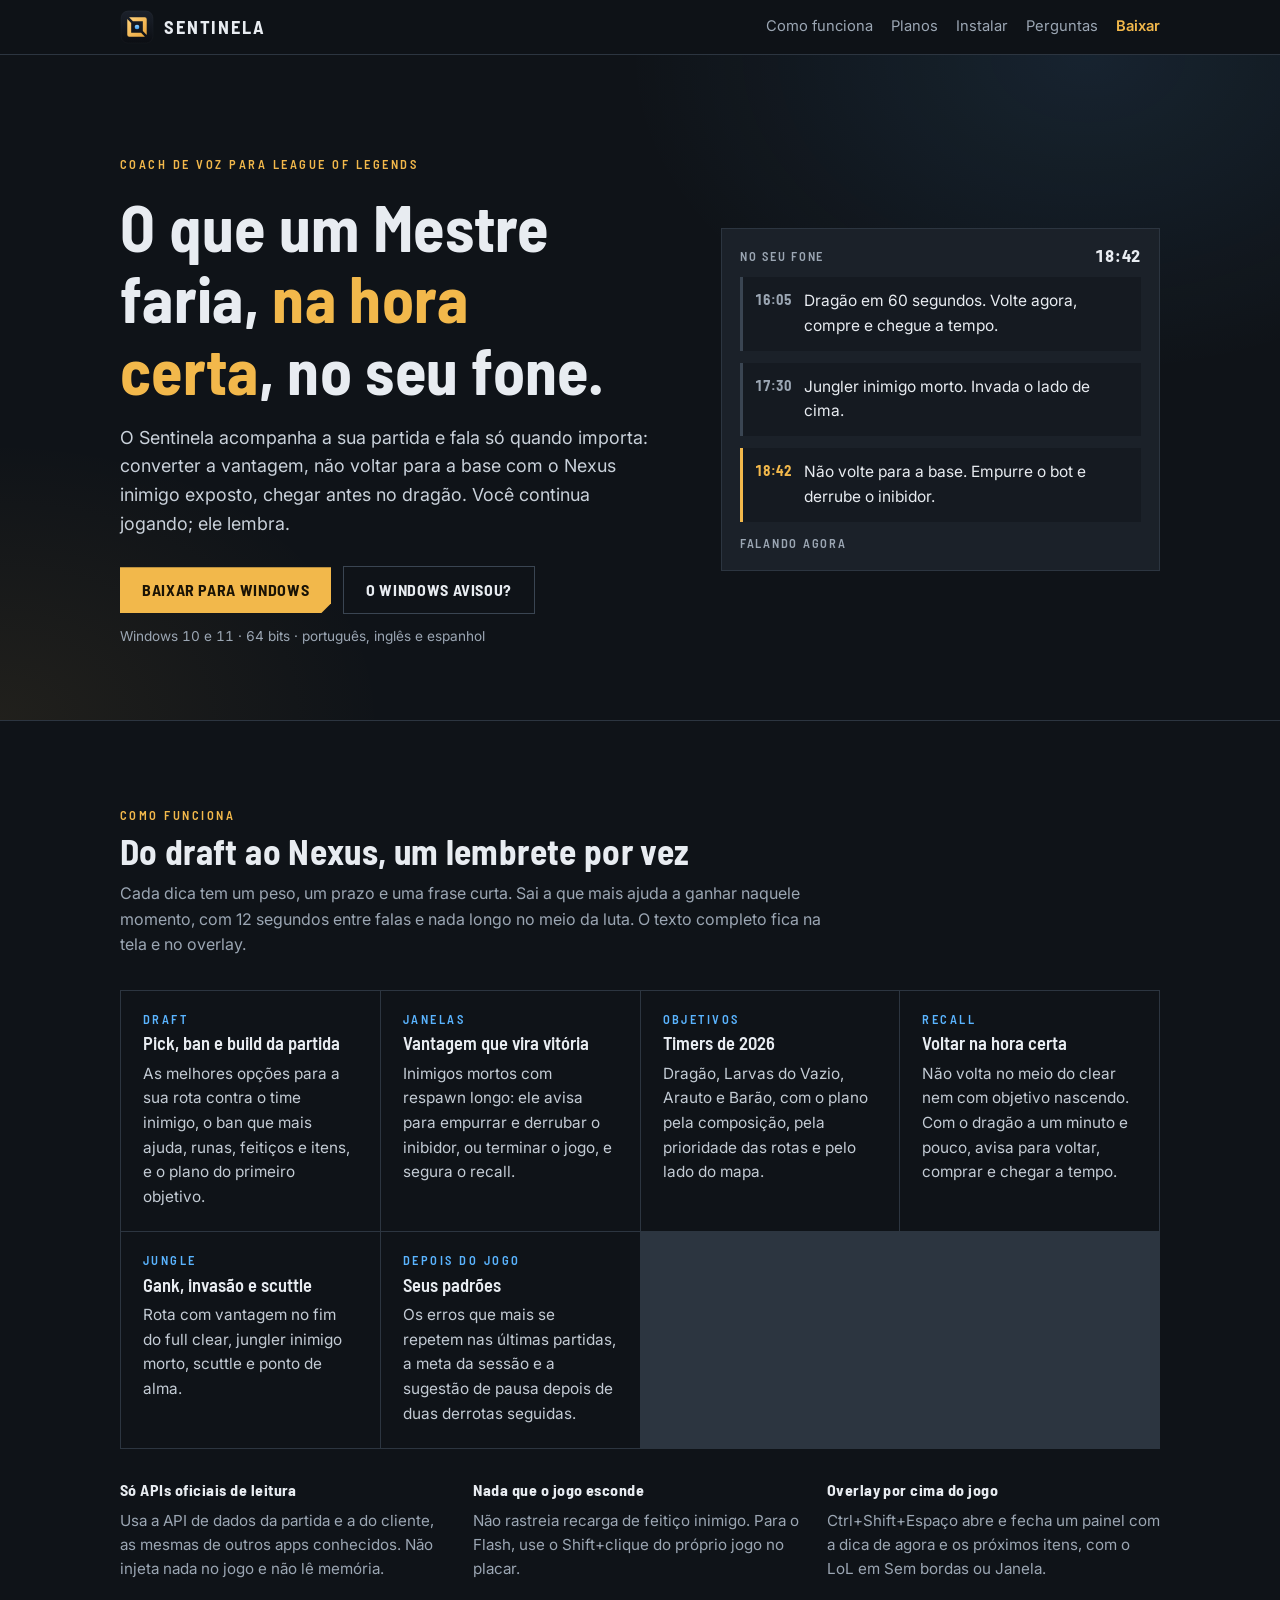
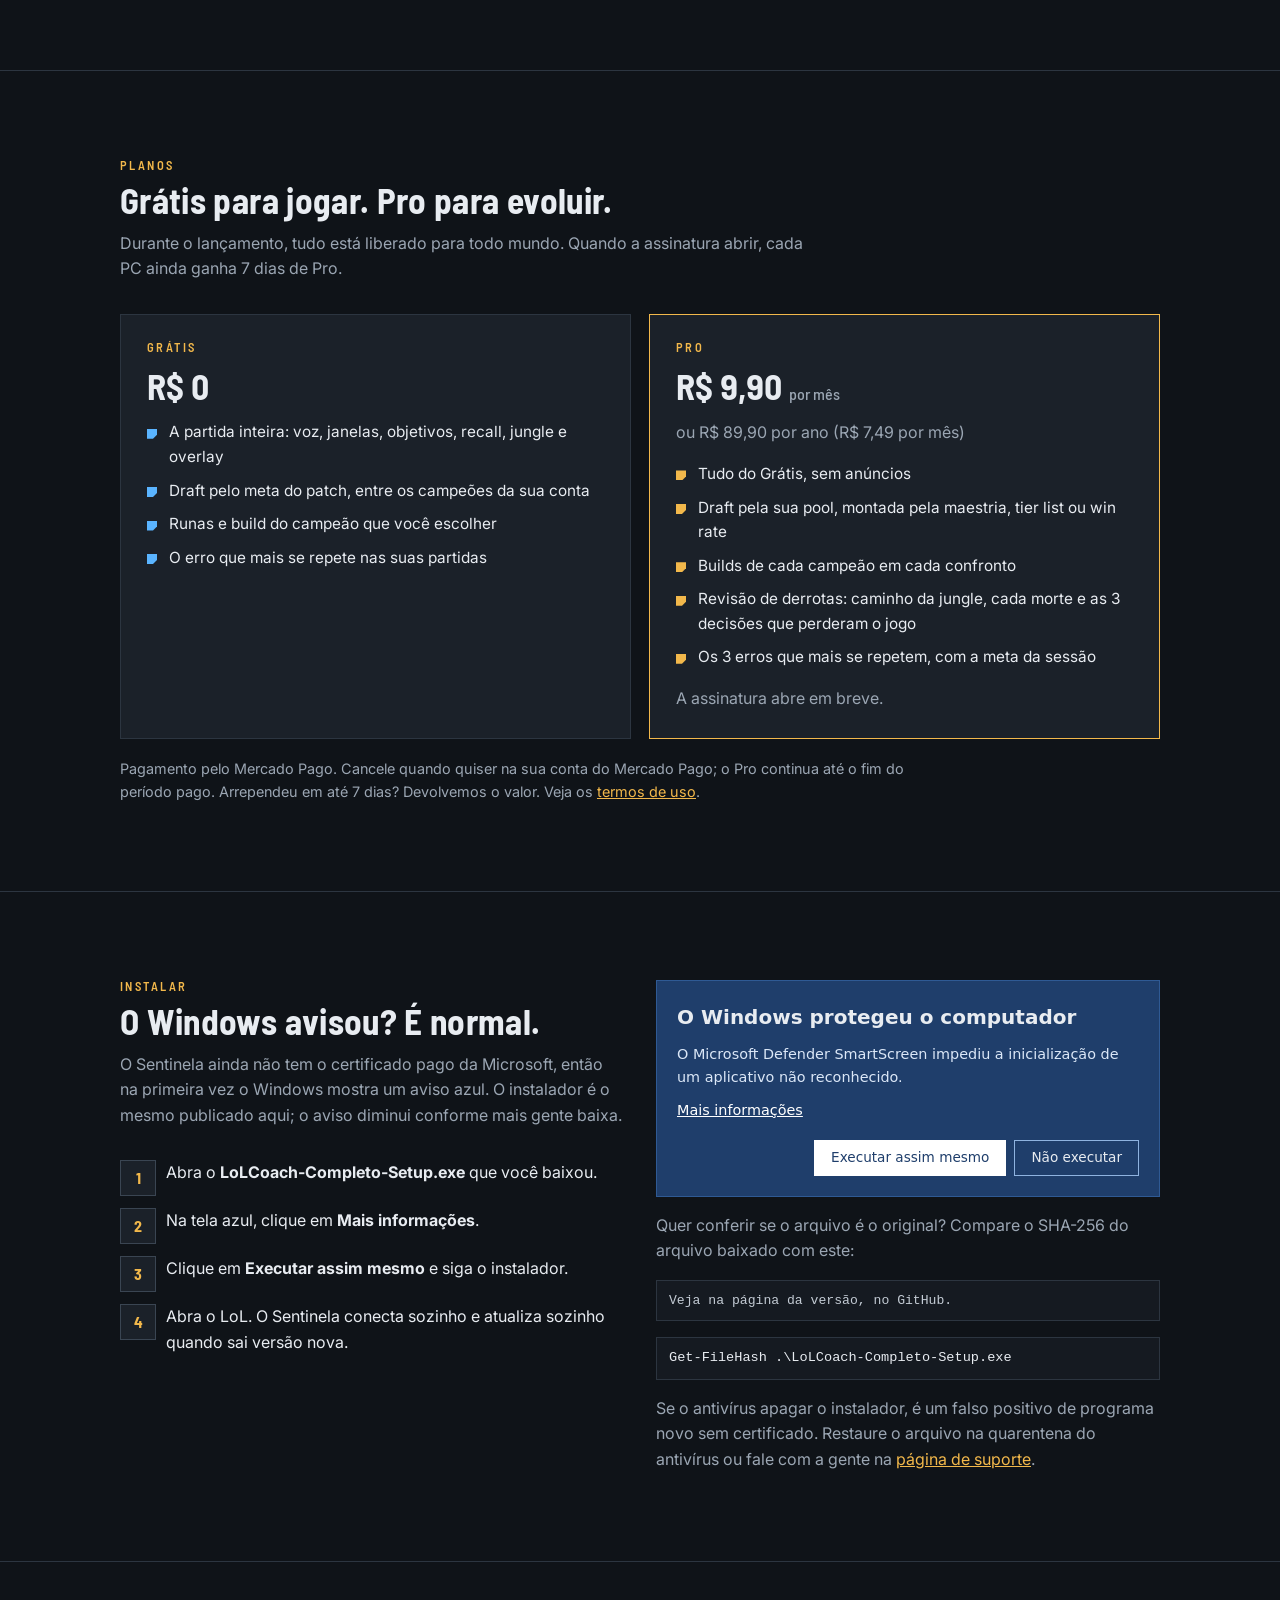
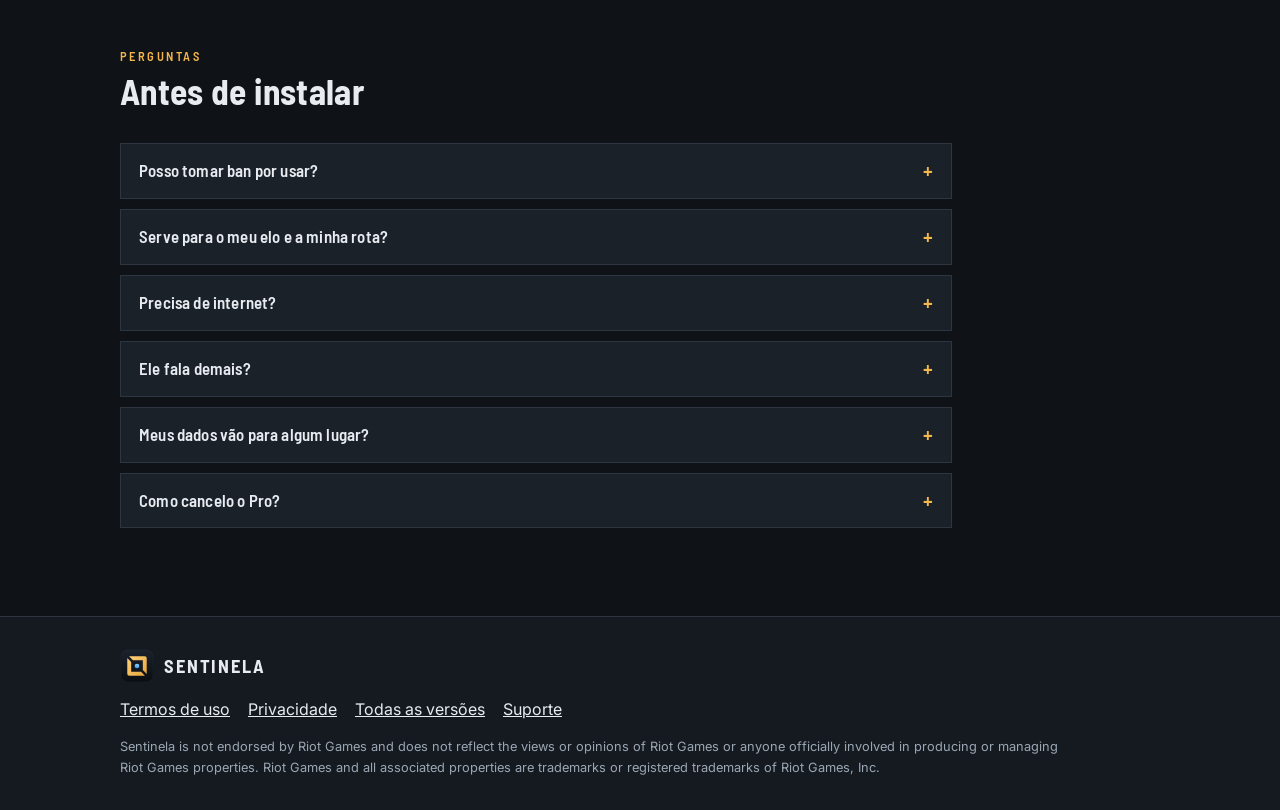
<file: docs/index.html>
<!doctype html>
<html lang="pt-BR">
<head>
<meta charset="utf-8">
<meta name="viewport" content="width=device-width, initial-scale=1, viewport-fit=cover">
<title>Sentinela · coach de voz para League of Legends</title>
<meta name="description" content="Coach de voz em tempo real para League of Legends: lembra no seu fone, na hora certa, o que um Mestre faria. Draft, objetivos, recall e janelas de vantagem. Grátis para Windows.">
<meta property="og:title" content="Sentinela · coach de voz para League of Legends">
<meta property="og:description" content="Lembra no seu fone, na hora certa, o que um Mestre faria.">
<link rel="icon" href="icone.svg" type="image/svg+xml">
<link rel="preconnect" href="https://fonts.googleapis.com">
<link rel="stylesheet" href="https://fonts.googleapis.com/css2?family=Barlow+Semi+Condensed:wght@500;600;700&family=Inter:wght@400;500;600&display=swap">
<link rel="stylesheet" href="estilo.css">
</head>
<body>

<header class="topo faixa">
  <div class="miolo">
    <a class="marca" href="#"><img src="icone.svg" alt=""><b>Sentinela</b></a>
    <nav aria-label="Seções">
      <a href="#como">Como funciona</a>
      <a href="#planos">Planos</a>
      <a href="#windows">Instalar</a>
      <a href="#perguntas">Perguntas</a>
      <a class="cta-curto" href="#baixar">Baixar</a>
    </nav>
  </div>
</header>

<main>
<section class="abertura faixa" id="baixar">
  <div class="miolo">
    <div>
      <span class="rotulo">Coach de voz para League of Legends</span>
      <h1>O que um Mestre faria, <em>na hora certa</em>, no seu fone.</h1>
      <p class="lead">O Sentinela acompanha a sua partida e fala só quando importa: converter a vantagem, não voltar para a base com o Nexus inimigo exposto, chegar antes no dragão. Você continua jogando; ele lembra.</p>
      <div class="acoes">
        <a class="botao" href="https://github.com/marcelote22/lol-coach-releases/releases/latest/download/LoLCoach-Completo-Setup.exe">Baixar para Windows</a>
        <a class="botao vazado" href="#windows">O Windows avisou?</a>
      </div>
      <p class="versao" id="versao">Windows 10 e 11 · 64 bits · português, inglês e espanhol</p>
    </div>

    <figure class="fone" aria-label="Exemplo de falas do coach durante uma partida">
      <div class="fone-topo"><span>No seu fone</span><span class="relogio">18:42</span></div>
      <div class="fala"><span class="t">16:05</span><p>Dragão em 60 segundos. Volte agora, compre e chegue a tempo.</p></div>
      <div class="fala"><span class="t">17:30</span><p>Jungler inimigo morto. Invada o lado de cima.</p></div>
      <div class="fala agora"><span class="t">18:42</span><p>Não volte para a base. Empurre o bot e derrube o inibidor.</p></div>
      <div class="fone-topo"><span>Falando agora</span><span class="onda" aria-hidden="true"><i></i><i></i><i></i><i></i><i></i></span></div>
    </figure>
  </div>
</section>

<section class="secao faixa" id="como">
  <div class="miolo">
    <div class="cab">
      <span class="rotulo">Como funciona</span>
      <h2>Do draft ao Nexus, um lembrete por vez</h2>
      <p>Cada dica tem um peso, um prazo e uma frase curta. Sai a que mais ajuda a ganhar naquele momento, com 12 segundos entre falas e nada longo no meio da luta. O texto completo fica na tela e no overlay.</p>
    </div>
    <div class="momentos">
      <article class="momento"><span class="rotulo">Draft</span><h3>Pick, ban e build da partida</h3><p>As melhores opções para a sua rota contra o time inimigo, o ban que mais ajuda, runas, feitiços e itens, e o plano do primeiro objetivo.</p></article>
      <article class="momento"><span class="rotulo">Janelas</span><h3>Vantagem que vira vitória</h3><p>Inimigos mortos com respawn longo: ele avisa para empurrar e derrubar o inibidor, ou terminar o jogo, e segura o recall.</p></article>
      <article class="momento"><span class="rotulo">Objetivos</span><h3>Timers de 2026</h3><p>Dragão, Larvas do Vazio, Arauto e Barão, com o plano pela composição, pela prioridade das rotas e pelo lado do mapa.</p></article>
      <article class="momento"><span class="rotulo">Recall</span><h3>Voltar na hora certa</h3><p>Não volta no meio do clear nem com objetivo nascendo. Com o dragão a um minuto e pouco, avisa para voltar, comprar e chegar a tempo.</p></article>
      <article class="momento"><span class="rotulo">Jungle</span><h3>Gank, invasão e scuttle</h3><p>Rota com vantagem no fim do full clear, jungler inimigo morto, scuttle e ponto de alma.</p></article>
      <article class="momento"><span class="rotulo">Depois do jogo</span><h3>Seus padrões</h3><p>Os erros que mais se repetem nas últimas partidas, a meta da sessão e a sugestão de pausa depois de duas derrotas seguidas.</p></article>
    </div>
    <div class="regra">
      <div><b>Só APIs oficiais de leitura</b><p>Usa a API de dados da partida e a do cliente, as mesmas de outros apps conhecidos. Não injeta nada no jogo e não lê memória.</p></div>
      <div><b>Nada que o jogo esconde</b><p>Não rastreia recarga de feitiço inimigo. Para o Flash, use o Shift+clique do próprio jogo no placar.</p></div>
      <div><b>Overlay por cima do jogo</b><p>Ctrl+Shift+Espaço abre e fecha um painel com a dica de agora e os próximos itens, com o LoL em Sem bordas ou Janela.</p></div>
    </div>
  </div>
</section>

<section class="secao faixa" id="planos">
  <div class="miolo">
    <div class="cab">
      <span class="rotulo">Planos</span>
      <h2>Grátis para jogar. Pro para evoluir.</h2>
      <p>Durante o lançamento, tudo está liberado para todo mundo. Quando a assinatura abrir, cada PC ainda ganha 7 dias de Pro.</p>
    </div>
    <div class="planos">
      <article class="plano">
        <span class="rotulo">Grátis</span>
        <p class="preco">R$ 0</p>
        <ul>
          <li>A partida inteira: voz, janelas, objetivos, recall, jungle e overlay</li>
          <li>Draft pelo meta do patch, entre os campeões da sua conta</li>
          <li>Runas e build do campeão que você escolher</li>
          <li>O erro que mais se repete nas suas partidas</li>
        </ul>
      </article>
      <article class="plano pro">
        <span class="rotulo">Pro</span>
        <p class="preco">R$ 9,90 <small>por mês</small></p>
        <p class="muted">ou R$ 89,90 por ano (R$ 7,49 por mês)</p>
        <ul>
          <li>Tudo do Grátis, sem anúncios</li>
          <li>Draft pela sua pool, montada pela maestria, tier list ou win rate</li>
          <li>Builds de cada campeão em cada confronto</li>
          <li>Revisão de derrotas: caminho da jungle, cada morte e as 3 decisões que perderam o jogo</li>
          <li>Os 3 erros que mais se repetem, com a meta da sessão</li>
        </ul>
        <p class="muted" id="assinar">A assinatura abre em breve.</p>
      </article>
    </div>
    <p class="nota-planos">Pagamento pelo Mercado Pago. Cancele quando quiser na sua conta do Mercado Pago; o Pro continua até o fim do período pago. Arrependeu em até 7 dias? Devolvemos o valor. Veja os <a href="termos.html">termos de uso</a>.</p>
  </div>
</section>

<section class="secao faixa" id="windows">
  <div class="miolo windows">
    <div>
      <div class="cab">
        <span class="rotulo">Instalar</span>
        <h2>O Windows avisou? É normal.</h2>
        <p>O Sentinela ainda não tem o certificado pago da Microsoft, então na primeira vez o Windows mostra um aviso azul. O instalador é o mesmo publicado aqui; o aviso diminui conforme mais gente baixa.</p>
      </div>
      <ol class="passos">
        <li><p>Abra o <b>LoLCoach-Completo-Setup.exe</b> que você baixou.</p></li>
        <li><p>Na tela azul, clique em <b>Mais informações</b>.</p></li>
        <li><p>Clique em <b>Executar assim mesmo</b> e siga o instalador.</p></li>
        <li><p>Abra o LoL. O Sentinela conecta sozinho e atualiza sozinho quando sai versão nova.</p></li>
      </ol>
    </div>
    <div style="display:grid;gap:16px;min-width:0">
      <div class="smart" aria-hidden="true">
        <b>O Windows protegeu o computador</b>
        <p>O Microsoft Defender SmartScreen impediu a inicialização de um aplicativo não reconhecido.</p>
        <span class="link">Mais informações</span>
        <div class="bts"><span class="ok">Executar assim mesmo</span><span>Não executar</span></div>
      </div>
      <p class="muted">Quer conferir se o arquivo é o original? Compare o SHA-256 do arquivo baixado com este:</p>
      <div class="hash" id="hash">Carregando o da versão atual…</div>
      <pre class="cmd">Get-FileHash .\LoLCoach-Completo-Setup.exe</pre>
      <p class="muted">Se o antivírus apagar o instalador, é um falso positivo de programa novo sem certificado. Restaure o arquivo na quarentena do antivírus ou fale com a gente na <a href="https://github.com/marcelote22/lol-coach-releases/issues">página de suporte</a>.</p>
    </div>
  </div>
</section>

<section class="secao faixa" id="perguntas">
  <div class="miolo">
    <div class="cab"><span class="rotulo">Perguntas</span><h2>Antes de instalar</h2></div>
    <div class="perguntas">
      <details><summary>Posso tomar ban por usar?</summary><p>O Sentinela foi feito para seguir a política da Riot para apps de terceiros: lê só as APIs oficiais de leitura (dados da partida e cliente), não mexe no jogo, não lê memória, não conversa com o Vanguard e não mostra nada que o jogo esconde, como a recarga do Flash inimigo.</p></details>
      <details><summary>Serve para o meu elo e a minha rota?</summary><p>Sim. Ele lê o seu rank no cliente e cobra as metas do próximo elo, não as de Mestre. Funciona em qualquer rota e com qualquer campeão.</p></details>
      <details><summary>Precisa de internet?</summary><p>Para baixar as builds do patch, sim. A voz tem uma versão local que entra sozinha quando a internet cai.</p></details>
      <details><summary>Ele fala demais?</summary><p>Não. Sai só a dica de mais valor naquele momento, com 12 segundos entre falas e nada longo durante a luta. O volume fica na barra do topo do app.</p></details>
      <details><summary>Meus dados vão para algum lugar?</summary><p>As suas partidas ficam no seu PC. Veja na <a href="privacidade.html">política de privacidade</a> o que sai do PC, para onde e por quê.</p></details>
      <details><summary>Como cancelo o Pro?</summary><p>Na sua conta do Mercado Pago, em Assinaturas. O Pro continua até o fim do período já pago e não há nova cobrança.</p></details>
    </div>
  </div>
</section>
</main>

<footer class="rodape faixa">
  <div class="miolo">
    <a class="marca" href="#"><img src="icone.svg" alt=""><b>Sentinela</b></a>
    <nav aria-label="Rodapé"><a href="termos.html">Termos de uso</a><a href="privacidade.html">Privacidade</a><a href="https://github.com/marcelote22/lol-coach-releases/releases">Todas as versões</a><a href="https://github.com/marcelote22/lol-coach-releases/issues">Suporte</a></nav>
    <p class="legal">Sentinela is not endorsed by Riot Games and does not reflect the views or opinions of Riot Games or anyone officially involved in producing or managing Riot Games properties. Riot Games and all associated properties are trademarks or registered trademarks of Riot Games, Inc.</p>
  </div>
</footer>

<script src="site.js"></script>
</body>
</html>
</file>
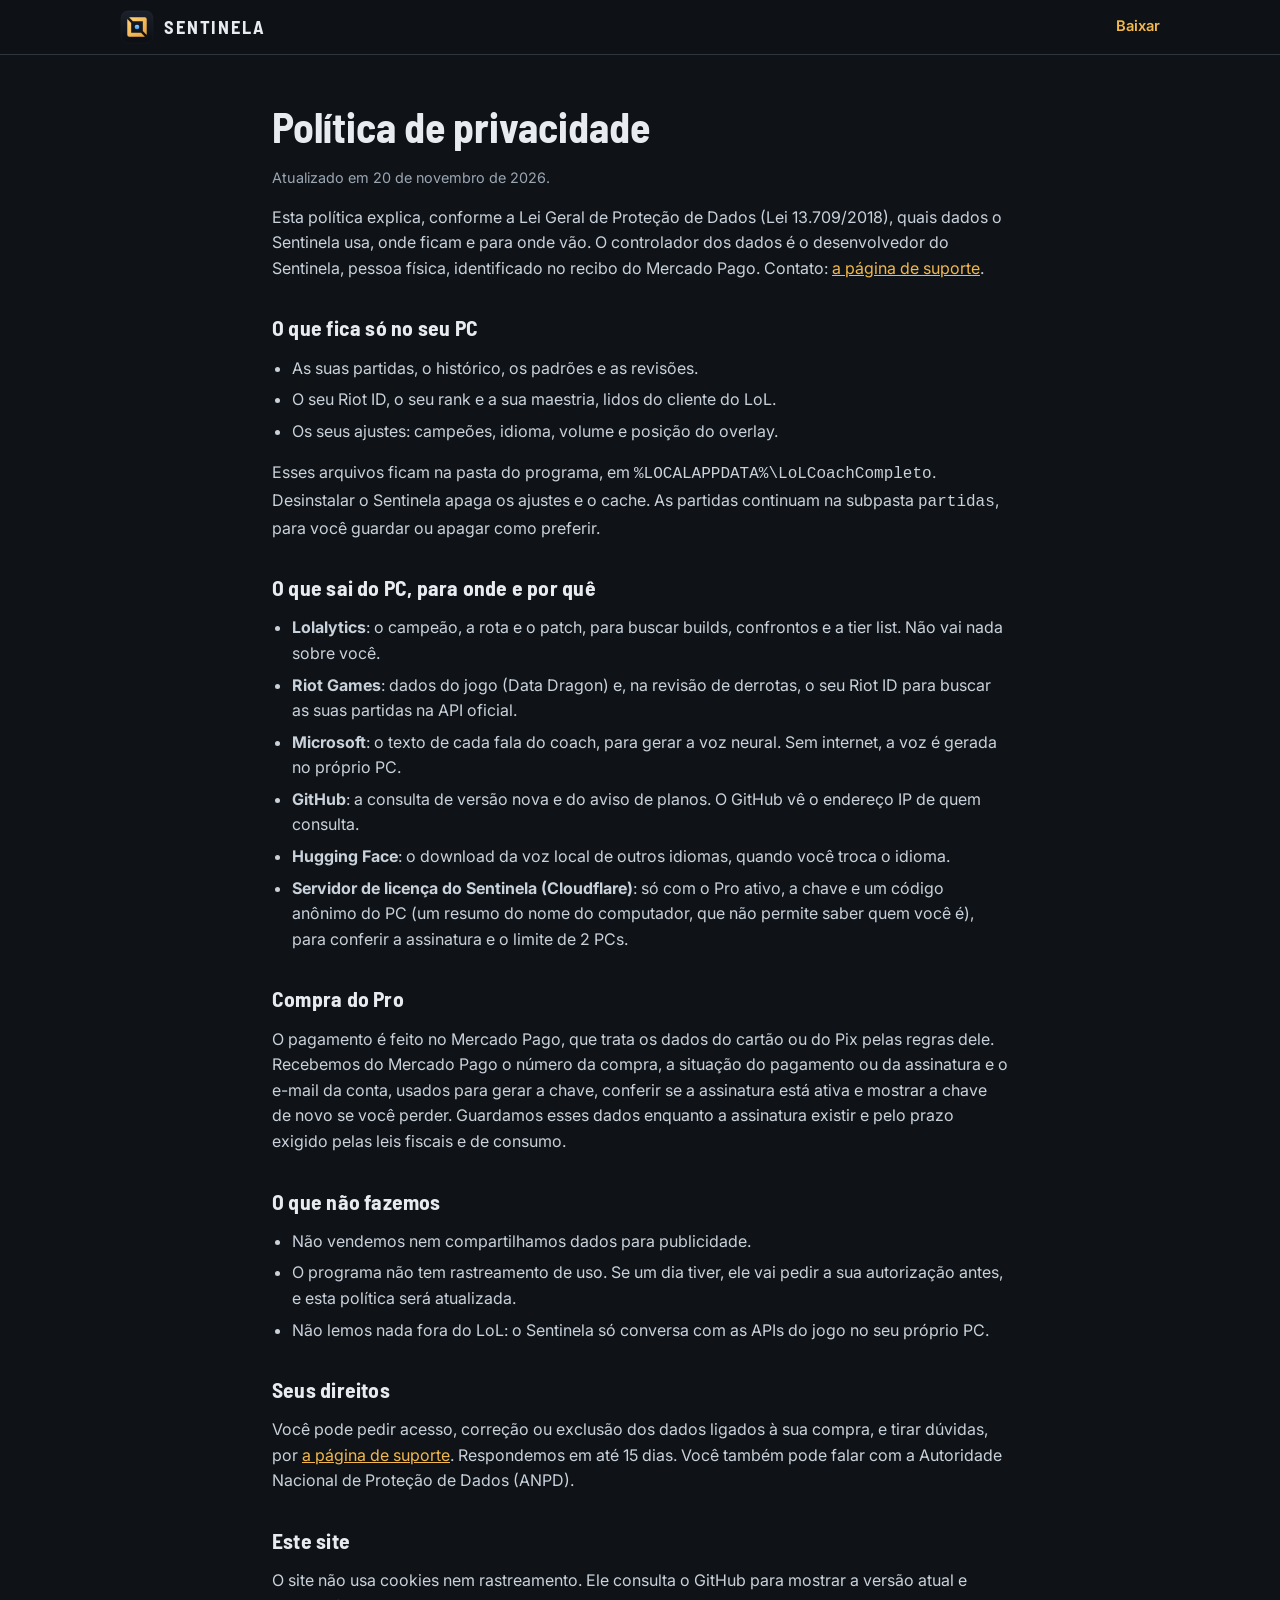
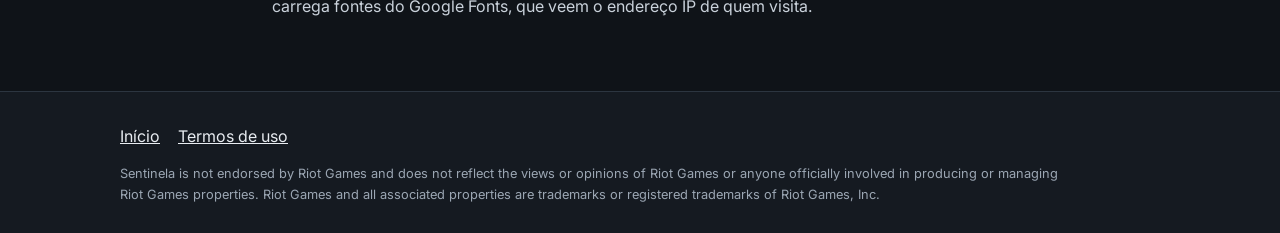
<file: docs/privacidade.html>
<!doctype html>
<html lang="pt-BR">
<head>
<meta charset="utf-8">
<meta name="viewport" content="width=device-width, initial-scale=1, viewport-fit=cover">
<title>Privacidade · Sentinela</title>
<link rel="icon" href="icone.svg" type="image/svg+xml">
<link rel="stylesheet" href="https://fonts.googleapis.com/css2?family=Barlow+Semi+Condensed:wght@500;600;700&family=Inter:wght@400;500;600&display=swap">
<link rel="stylesheet" href="estilo.css">
</head>
<body>
<header class="topo faixa"><div class="miolo"><a class="marca" href="index.html"><img src="icone.svg" alt=""><b>Sentinela</b></a><nav aria-label="Seções"><a class="cta-curto" href="index.html#baixar">Baixar</a></nav></div></header>
<main class="faixa">
<article class="doc">
  <h1>Política de privacidade</h1>
  <p class="atualizado">Atualizado em 20 de novembro de 2026.</p>
  <p>Esta política explica, conforme a Lei Geral de Proteção de Dados (Lei 13.709/2018), quais dados o Sentinela usa, onde ficam e para onde vão. O controlador dos dados é o desenvolvedor do Sentinela, pessoa física, identificado no recibo do Mercado Pago. Contato: <a href="https://github.com/marcelote22/lol-coach-releases/issues">a página de suporte</a>.</p>

  <h2>O que fica só no seu PC</h2>
  <ul>
    <li>As suas partidas, o histórico, os padrões e as revisões.</li>
    <li>O seu Riot ID, o seu rank e a sua maestria, lidos do cliente do LoL.</li>
    <li>Os seus ajustes: campeões, idioma, volume e posição do overlay.</li>
  </ul>
  <p>Esses arquivos ficam na pasta do programa, em <code>%LOCALAPPDATA%\LoLCoachCompleto</code>. Desinstalar o Sentinela apaga os ajustes e o cache. As partidas continuam na subpasta <code>partidas</code>, para você guardar ou apagar como preferir.</p>

  <h2>O que sai do PC, para onde e por quê</h2>
  <ul>
    <li><b>Lolalytics</b>: o campeão, a rota e o patch, para buscar builds, confrontos e a tier list. Não vai nada sobre você.</li>
    <li><b>Riot Games</b>: dados do jogo (Data Dragon) e, na revisão de derrotas, o seu Riot ID para buscar as suas partidas na API oficial.</li>
    <li><b>Microsoft</b>: o texto de cada fala do coach, para gerar a voz neural. Sem internet, a voz é gerada no próprio PC.</li>
    <li><b>GitHub</b>: a consulta de versão nova e do aviso de planos. O GitHub vê o endereço IP de quem consulta.</li>
    <li><b>Hugging Face</b>: o download da voz local de outros idiomas, quando você troca o idioma.</li>
    <li><b>Servidor de licença do Sentinela (Cloudflare)</b>: só com o Pro ativo, a chave e um código anônimo do PC (um resumo do nome do computador, que não permite saber quem você é), para conferir a assinatura e o limite de 2 PCs.</li>
  </ul>

  <h2>Compra do Pro</h2>
  <p>O pagamento é feito no Mercado Pago, que trata os dados do cartão ou do Pix pelas regras dele. Recebemos do Mercado Pago o número da compra, a situação do pagamento ou da assinatura e o e-mail da conta, usados para gerar a chave, conferir se a assinatura está ativa e mostrar a chave de novo se você perder. Guardamos esses dados enquanto a assinatura existir e pelo prazo exigido pelas leis fiscais e de consumo.</p>

  <h2>O que não fazemos</h2>
  <ul>
    <li>Não vendemos nem compartilhamos dados para publicidade.</li>
    <li>O programa não tem rastreamento de uso. Se um dia tiver, ele vai pedir a sua autorização antes, e esta política será atualizada.</li>
    <li>Não lemos nada fora do LoL: o Sentinela só conversa com as APIs do jogo no seu próprio PC.</li>
  </ul>

  <h2>Seus direitos</h2>
  <p>Você pode pedir acesso, correção ou exclusão dos dados ligados à sua compra, e tirar dúvidas, por <a href="https://github.com/marcelote22/lol-coach-releases/issues">a página de suporte</a>. Respondemos em até 15 dias. Você também pode falar com a Autoridade Nacional de Proteção de Dados (ANPD).</p>

  <h2>Este site</h2>
  <p>O site não usa cookies nem rastreamento. Ele consulta o GitHub para mostrar a versão atual e carrega fontes do Google Fonts, que veem o endereço IP de quem visita.</p>
</article>
</main>
<footer class="rodape faixa"><div class="miolo"><nav aria-label="Rodapé"><a href="index.html">Início</a><a href="termos.html">Termos de uso</a></nav><p class="legal">Sentinela is not endorsed by Riot Games and does not reflect the views or opinions of Riot Games or anyone officially involved in producing or managing Riot Games properties. Riot Games and all associated properties are trademarks or registered trademarks of Riot Games, Inc.</p></div></footer>
</body>
</html>
</file>
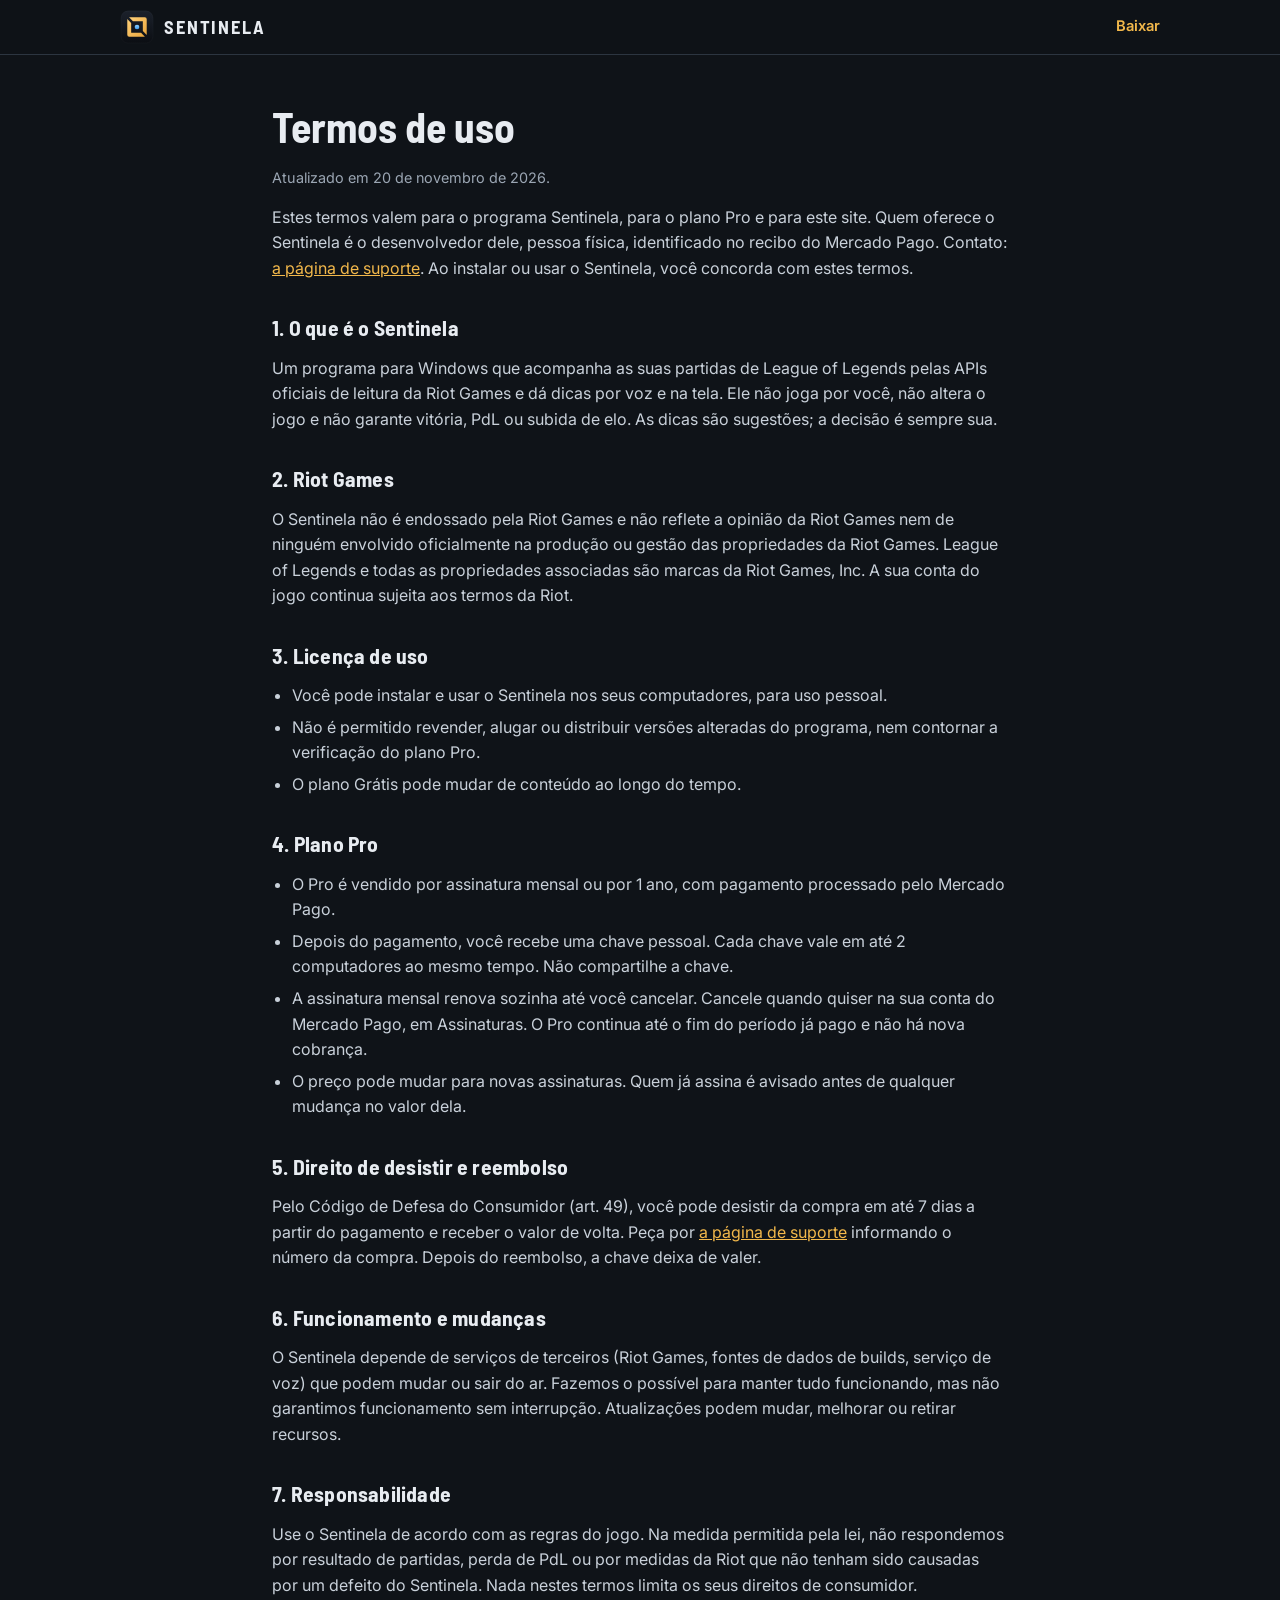
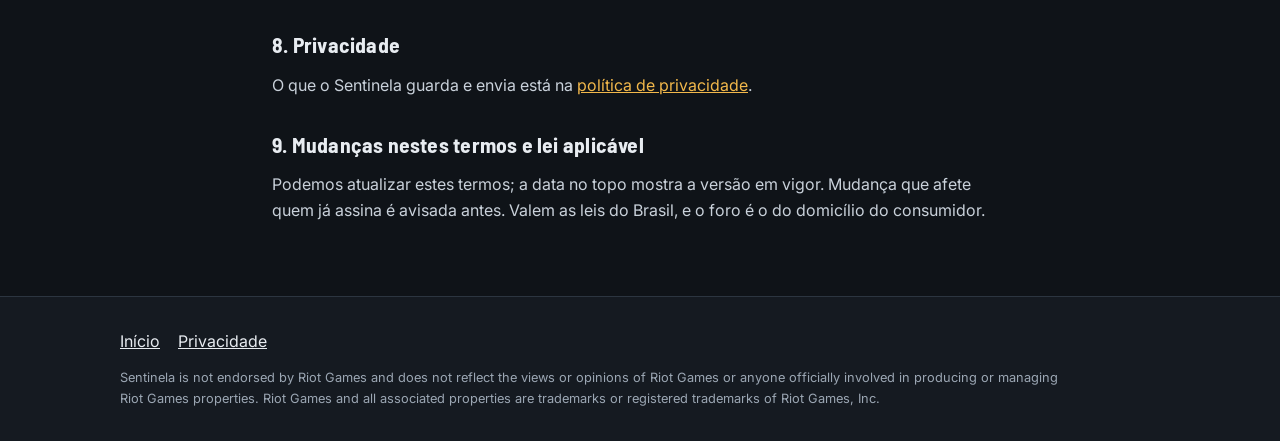
<file: docs/termos.html>
<!doctype html>
<html lang="pt-BR">
<head>
<meta charset="utf-8">
<meta name="viewport" content="width=device-width, initial-scale=1, viewport-fit=cover">
<title>Termos de uso · Sentinela</title>
<link rel="icon" href="icone.svg" type="image/svg+xml">
<link rel="stylesheet" href="https://fonts.googleapis.com/css2?family=Barlow+Semi+Condensed:wght@500;600;700&family=Inter:wght@400;500;600&display=swap">
<link rel="stylesheet" href="estilo.css">
</head>
<body>
<header class="topo faixa"><div class="miolo"><a class="marca" href="index.html"><img src="icone.svg" alt=""><b>Sentinela</b></a><nav aria-label="Seções"><a class="cta-curto" href="index.html#baixar">Baixar</a></nav></div></header>
<main class="faixa">
<article class="doc">
  <h1>Termos de uso</h1>
  <p class="atualizado">Atualizado em 20 de novembro de 2026.</p>
  <p>Estes termos valem para o programa Sentinela, para o plano Pro e para este site. Quem oferece o Sentinela é o desenvolvedor dele, pessoa física, identificado no recibo do Mercado Pago. Contato: <a href="https://github.com/marcelote22/lol-coach-releases/issues">a página de suporte</a>. Ao instalar ou usar o Sentinela, você concorda com estes termos.</p>

  <h2>1. O que é o Sentinela</h2>
  <p>Um programa para Windows que acompanha as suas partidas de League of Legends pelas APIs oficiais de leitura da Riot Games e dá dicas por voz e na tela. Ele não joga por você, não altera o jogo e não garante vitória, PdL ou subida de elo. As dicas são sugestões; a decisão é sempre sua.</p>

  <h2>2. Riot Games</h2>
  <p>O Sentinela não é endossado pela Riot Games e não reflete a opinião da Riot Games nem de ninguém envolvido oficialmente na produção ou gestão das propriedades da Riot Games. League of Legends e todas as propriedades associadas são marcas da Riot Games, Inc. A sua conta do jogo continua sujeita aos termos da Riot.</p>

  <h2>3. Licença de uso</h2>
  <ul>
    <li>Você pode instalar e usar o Sentinela nos seus computadores, para uso pessoal.</li>
    <li>Não é permitido revender, alugar ou distribuir versões alteradas do programa, nem contornar a verificação do plano Pro.</li>
    <li>O plano Grátis pode mudar de conteúdo ao longo do tempo.</li>
  </ul>

  <h2>4. Plano Pro</h2>
  <ul>
    <li>O Pro é vendido por assinatura mensal ou por 1 ano, com pagamento processado pelo Mercado Pago.</li>
    <li>Depois do pagamento, você recebe uma chave pessoal. Cada chave vale em até 2 computadores ao mesmo tempo. Não compartilhe a chave.</li>
    <li>A assinatura mensal renova sozinha até você cancelar. Cancele quando quiser na sua conta do Mercado Pago, em Assinaturas. O Pro continua até o fim do período já pago e não há nova cobrança.</li>
    <li>O preço pode mudar para novas assinaturas. Quem já assina é avisado antes de qualquer mudança no valor dela.</li>
  </ul>

  <h2>5. Direito de desistir e reembolso</h2>
  <p>Pelo Código de Defesa do Consumidor (art. 49), você pode desistir da compra em até 7 dias a partir do pagamento e receber o valor de volta. Peça por <a href="https://github.com/marcelote22/lol-coach-releases/issues">a página de suporte</a> informando o número da compra. Depois do reembolso, a chave deixa de valer.</p>

  <h2>6. Funcionamento e mudanças</h2>
  <p>O Sentinela depende de serviços de terceiros (Riot Games, fontes de dados de builds, serviço de voz) que podem mudar ou sair do ar. Fazemos o possível para manter tudo funcionando, mas não garantimos funcionamento sem interrupção. Atualizações podem mudar, melhorar ou retirar recursos.</p>

  <h2>7. Responsabilidade</h2>
  <p>Use o Sentinela de acordo com as regras do jogo. Na medida permitida pela lei, não respondemos por resultado de partidas, perda de PdL ou por medidas da Riot que não tenham sido causadas por um defeito do Sentinela. Nada nestes termos limita os seus direitos de consumidor.</p>

  <h2>8. Privacidade</h2>
  <p>O que o Sentinela guarda e envia está na <a href="privacidade.html">política de privacidade</a>.</p>

  <h2>9. Mudanças nestes termos e lei aplicável</h2>
  <p>Podemos atualizar estes termos; a data no topo mostra a versão em vigor. Mudança que afete quem já assina é avisada antes. Valem as leis do Brasil, e o foro é o do domicílio do consumidor.</p>
</article>
</main>
<footer class="rodape faixa"><div class="miolo"><nav aria-label="Rodapé"><a href="index.html">Início</a><a href="privacidade.html">Privacidade</a></nav><p class="legal">Sentinela is not endorsed by Riot Games and does not reflect the views or opinions of Riot Games or anyone officially involved in producing or managing Riot Games properties. Riot Games and all associated properties are trademarks or registered trademarks of Riot Games, Inc.</p></div></footer>
</body>
</html>
</file>
<file: docs/estilo.css>
/* Site do Sentinela: a mesma identidade do app. Grafite, ouro (a voz do coach) e azul (voce e o seu time).
   Layout: uma coluna estreita de leitura; a abertura mostra a fala do coach como ela chega no fone. */
:root {
  --bg: #0f1318; --bg2: #151a21; --card: #1b2129; --line: #2c3540; --line2: #3a4552;
  --fg: #e8ecf1; --muted: #9ba6b3; --gold: #f2b84b; --gold-claro: #ffd37f; --gold-tinta: #1a1305;
  --azul: #5ab4ff; --verde: #5fd08f; --vermelho: #ff7b72;
  --display: "Bahnschrift", "Barlow Semi Condensed", "Segoe UI", system-ui, sans-serif;
  --texto: "Segoe UI", "Inter", system-ui, sans-serif;
  color-scheme: dark;
}
* { box-sizing: border-box; }
html { scroll-behavior: smooth; }
section[id] { scroll-margin-top: 64px; }
body { margin: 0; background: var(--bg); color: var(--fg); font: 16px/1.6 var(--texto); }
a { color: var(--gold); }
a:focus-visible, button:focus-visible { outline: 2px solid var(--azul); outline-offset: 3px; }
.faixa { padding-inline: max(16px, env(safe-area-inset-left, 0px)) max(16px, env(safe-area-inset-right, 0px)); }
.miolo { max-width: 1040px; margin: 0 auto; }
h1, h2, h3 { font-family: var(--display); line-height: 1.12; text-wrap: balance; margin: 0; }
h2 { font-size: clamp(1.6rem, 3.2vw, 2.2rem); font-weight: 700; letter-spacing: .01em; }
h3 { font-size: 1.15rem; font-weight: 600; }
p { margin: 0; }
.rotulo { font: 600 .78rem/1 var(--display); letter-spacing: .2em; text-transform: uppercase; color: var(--gold); }
.muted { color: var(--muted); }

/* topo */
.topo { position: sticky; top: env(safe-area-inset-top, 0px); z-index: 5; background: rgba(15, 19, 24, .92); backdrop-filter: blur(8px); border-bottom: 1px solid var(--line); }
body::before { content: ""; position: fixed; inset: 0 0 auto; height: env(safe-area-inset-top, 0px); z-index: 10; background: var(--bg); }
.topo .miolo { display: flex; align-items: center; gap: 16px; padding-block: 10px; }
.marca { display: flex; align-items: center; gap: 10px; color: var(--fg); text-decoration: none; }
.marca img { width: 34px; height: 34px; }
.marca b { font: 700 1.15rem/1 var(--display); letter-spacing: .1em; text-transform: uppercase; }
.topo nav { margin-left: auto; display: flex; gap: 18px; flex-wrap: wrap; }
.topo nav a { color: var(--muted); text-decoration: none; font-size: .92rem; }
.topo nav a:hover { color: var(--fg); }
@media (max-width: 640px) { .topo nav a:not(.cta-curto) { display: none; } }

/* botoes */
.botao { display: inline-flex; align-items: center; gap: 10px; font: 700 1rem/1 var(--display); letter-spacing: .04em; text-transform: uppercase; text-decoration: none; padding: 15px 22px; background: var(--gold); color: var(--gold-tinta); border: 0; cursor: pointer; clip-path: polygon(0 0, 100% 0, 100% calc(100% - 10px), calc(100% - 10px) 100%, 0 100%); }
.botao:hover { background: var(--gold-claro); }
.botao.vazado { background: transparent; color: var(--fg); border: 1px solid var(--line2); clip-path: none; }
.botao.vazado:hover { border-color: var(--gold); }
.cta-curto { color: var(--gold) !important; font-weight: 600; }

/* abertura */
.abertura { padding-block: clamp(48px, 9vw, 96px) clamp(40px, 7vw, 72px); background:
  radial-gradient(60% 80% at 85% 0%, rgba(90, 180, 255, .10), transparent 60%),
  radial-gradient(50% 70% at 0% 100%, rgba(242, 184, 75, .08), transparent 60%); }
.abertura .miolo { display: grid; grid-template-columns: minmax(0, 1.1fr) minmax(0, .9fr); gap: clamp(28px, 5vw, 64px); align-items: center; }
@media (max-width: 860px) { .abertura .miolo { grid-template-columns: 1fr; } }
.abertura h1 { font-size: clamp(2.3rem, 5.6vw, 4rem); font-weight: 700; letter-spacing: .005em; margin-top: 14px; }
.abertura h1 em { font-style: normal; color: var(--gold); }
.abertura .lead { margin-top: 18px; font-size: 1.12rem; color: #c9d1da; max-width: 36rem; }
.acoes { display: flex; flex-wrap: wrap; gap: 12px; margin-top: 28px; align-items: center; }
.versao { font-size: .85rem; color: var(--muted); margin-top: 12px; font-variant-numeric: tabular-nums; }

/* a fala no fone */
.fone { margin: 0; background: var(--card); border: 1px solid var(--line); padding: 18px; display: grid; gap: 12px; min-width: 0; }
.fone-topo { display: flex; justify-content: space-between; align-items: center; font: 600 .78rem/1 var(--display); letter-spacing: .14em; text-transform: uppercase; color: var(--muted); }
.relogio { font: 700 1.1rem/1 var(--display); color: var(--fg); font-variant-numeric: tabular-nums; letter-spacing: .04em; }
.fala { display: grid; grid-template-columns: auto minmax(0, 1fr); gap: 12px; align-items: start; padding: 12px; background: var(--bg2); border-left: 3px solid var(--line2); }
.fala.agora { border-left-color: var(--gold); }
.fala .t { font: 700 .9rem/1.5 var(--display); color: var(--muted); font-variant-numeric: tabular-nums; }
.fala.agora .t { color: var(--gold); }
.fala p { font-size: .97rem; }
.onda { display: flex; gap: 3px; align-items: center; height: 18px; }
.onda i { width: 3px; background: var(--gold); border-radius: 2px; animation: onda 1.1s ease-in-out infinite; }
.onda i:nth-child(2) { animation-delay: .15s } .onda i:nth-child(3) { animation-delay: .3s } .onda i:nth-child(4) { animation-delay: .45s } .onda i:nth-child(5) { animation-delay: .6s }
@keyframes onda { 0%, 100% { height: 4px } 50% { height: 18px } }
@media (prefers-reduced-motion: reduce) { .onda i { animation: none; height: 10px; } html { scroll-behavior: auto; } }

/* secoes */
.secao { padding-block: clamp(48px, 8vw, 88px); border-top: 1px solid var(--line); }
.secao .cab { display: grid; gap: 10px; max-width: 44rem; margin-bottom: 32px; }
.secao .cab p { color: var(--muted); }
.momentos { display: grid; grid-template-columns: repeat(auto-fit, minmax(240px, 1fr)); gap: 1px; background: var(--line); border: 1px solid var(--line); }
.momento { background: var(--bg); padding: 22px; display: grid; gap: 8px; align-content: start; }
.momento .rotulo { color: var(--azul); }
.momento p { color: #c3cbd4; font-size: .96rem; }
.regra { display: grid; grid-template-columns: repeat(auto-fit, minmax(260px, 1fr)); gap: 20px; margin-top: 28px; }
.regra div { display: grid; gap: 6px; }
.regra b { font-family: var(--display); letter-spacing: .03em; }
.regra p { color: var(--muted); font-size: .95rem; }

/* planos */
.planos { display: grid; grid-template-columns: repeat(auto-fit, minmax(280px, 1fr)); gap: 18px; }
.plano { background: var(--card); border: 1px solid var(--line); padding: 26px; display: grid; gap: 16px; align-content: start; }
.plano.pro { border-color: var(--gold); }
.plano .preco { font: 700 2.2rem/1 var(--display); font-variant-numeric: tabular-nums; }
.plano .preco small { font-size: 1rem; color: var(--muted); font-weight: 500; }
.plano ul { margin: 0; padding: 0; list-style: none; display: grid; gap: 9px; }
.plano li { padding-left: 22px; position: relative; font-size: .96rem; }
.plano li::before { content: ""; position: absolute; left: 0; top: .55em; width: 10px; height: 10px; background: var(--azul); clip-path: polygon(0 0, 100% 0, 100% 60%, 60% 100%, 0 100%); }
.plano.pro li::before { background: var(--gold); }
.nota-planos { margin-top: 18px; color: var(--muted); font-size: .9rem; max-width: 50rem; }

/* aviso do Windows */
.windows { display: grid; grid-template-columns: minmax(0, 1fr) minmax(0, 1fr); gap: 32px; align-items: start; }
@media (max-width: 860px) { .windows { grid-template-columns: 1fr; } }
.passos { margin: 0; padding: 0; list-style: none; display: grid; gap: 12px; counter-reset: p; }
.passos li { counter-increment: p; display: grid; grid-template-columns: 34px minmax(0, 1fr); gap: 12px; align-items: start; }
.passos li::before { content: counter(p); display: grid; place-items: center; width: 34px; height: 34px; background: var(--card); border: 1px solid var(--line2); font: 700 1rem/1 var(--display); color: var(--gold); }
.smart { background: #1f3e6b; border: 1px solid #2f5a94; padding: 20px; display: grid; gap: 10px; font-family: "Segoe UI", system-ui, sans-serif; }
.smart b { font-size: 1.25rem; font-weight: 600; }
.smart p { font-size: .9rem; color: #dbe7f7; }
.smart .link { color: #fff; text-decoration: underline; font-size: .9rem; }
.smart .bts { display: flex; justify-content: flex-end; gap: 8px; margin-top: 8px; }
.smart .bts span { border: 1px solid #8fb3e0; padding: 6px 16px; font-size: .85rem; }
.smart .bts span.ok { background: #fff; color: #1f3e6b; border-color: #fff; }
.hash { font: .82rem/1.5 Consolas, "Cascadia Mono", monospace; word-break: break-all; background: var(--bg2); border: 1px solid var(--line); padding: 10px 12px; color: #c3cbd4; }
pre.cmd { margin: 0; font: .85rem/1.5 Consolas, "Cascadia Mono", monospace; background: var(--bg2); border: 1px solid var(--line); padding: 10px 12px; overflow-x: auto; }

/* perguntas */
.perguntas { display: grid; gap: 10px; max-width: 52rem; }
details { background: var(--card); border: 1px solid var(--line); padding: 16px 18px; }
details[open] { border-color: var(--line2); }
summary { cursor: pointer; font: 600 1.05rem/1.3 var(--display); letter-spacing: .01em; list-style: none; display: flex; justify-content: space-between; gap: 12px; }
summary::-webkit-details-marker { display: none; }
summary::after { content: "+"; color: var(--gold); font-size: 1.3rem; line-height: 1; }
details[open] summary::after { content: "−"; }
details p { margin-top: 10px; color: #c3cbd4; }

/* rodape */
.rodape { border-top: 1px solid var(--line); padding-block: 32px calc(32px + env(safe-area-inset-bottom, 0px)); background: var(--bg2); }
.rodape .miolo { display: grid; gap: 14px; }
.rodape nav { display: flex; gap: 18px; flex-wrap: wrap; }
.rodape nav a { color: var(--fg); }
.legal { font-size: .8rem; color: var(--muted); max-width: 60rem; }

/* paginas de texto (termos, privacidade) */
.doc { max-width: 46rem; margin: 0 auto; padding-block: 48px 72px; display: grid; gap: 16px; }
.doc h1 { font-size: clamp(2rem, 4vw, 2.6rem); }
.doc h2 { font-size: 1.35rem; margin-top: 18px; }
.doc p, .doc li { color: #c9d1da; }
.doc ul { margin: 0; padding-left: 20px; display: grid; gap: 6px; }
.doc .atualizado { color: var(--muted); font-size: .9rem; }
</file>
